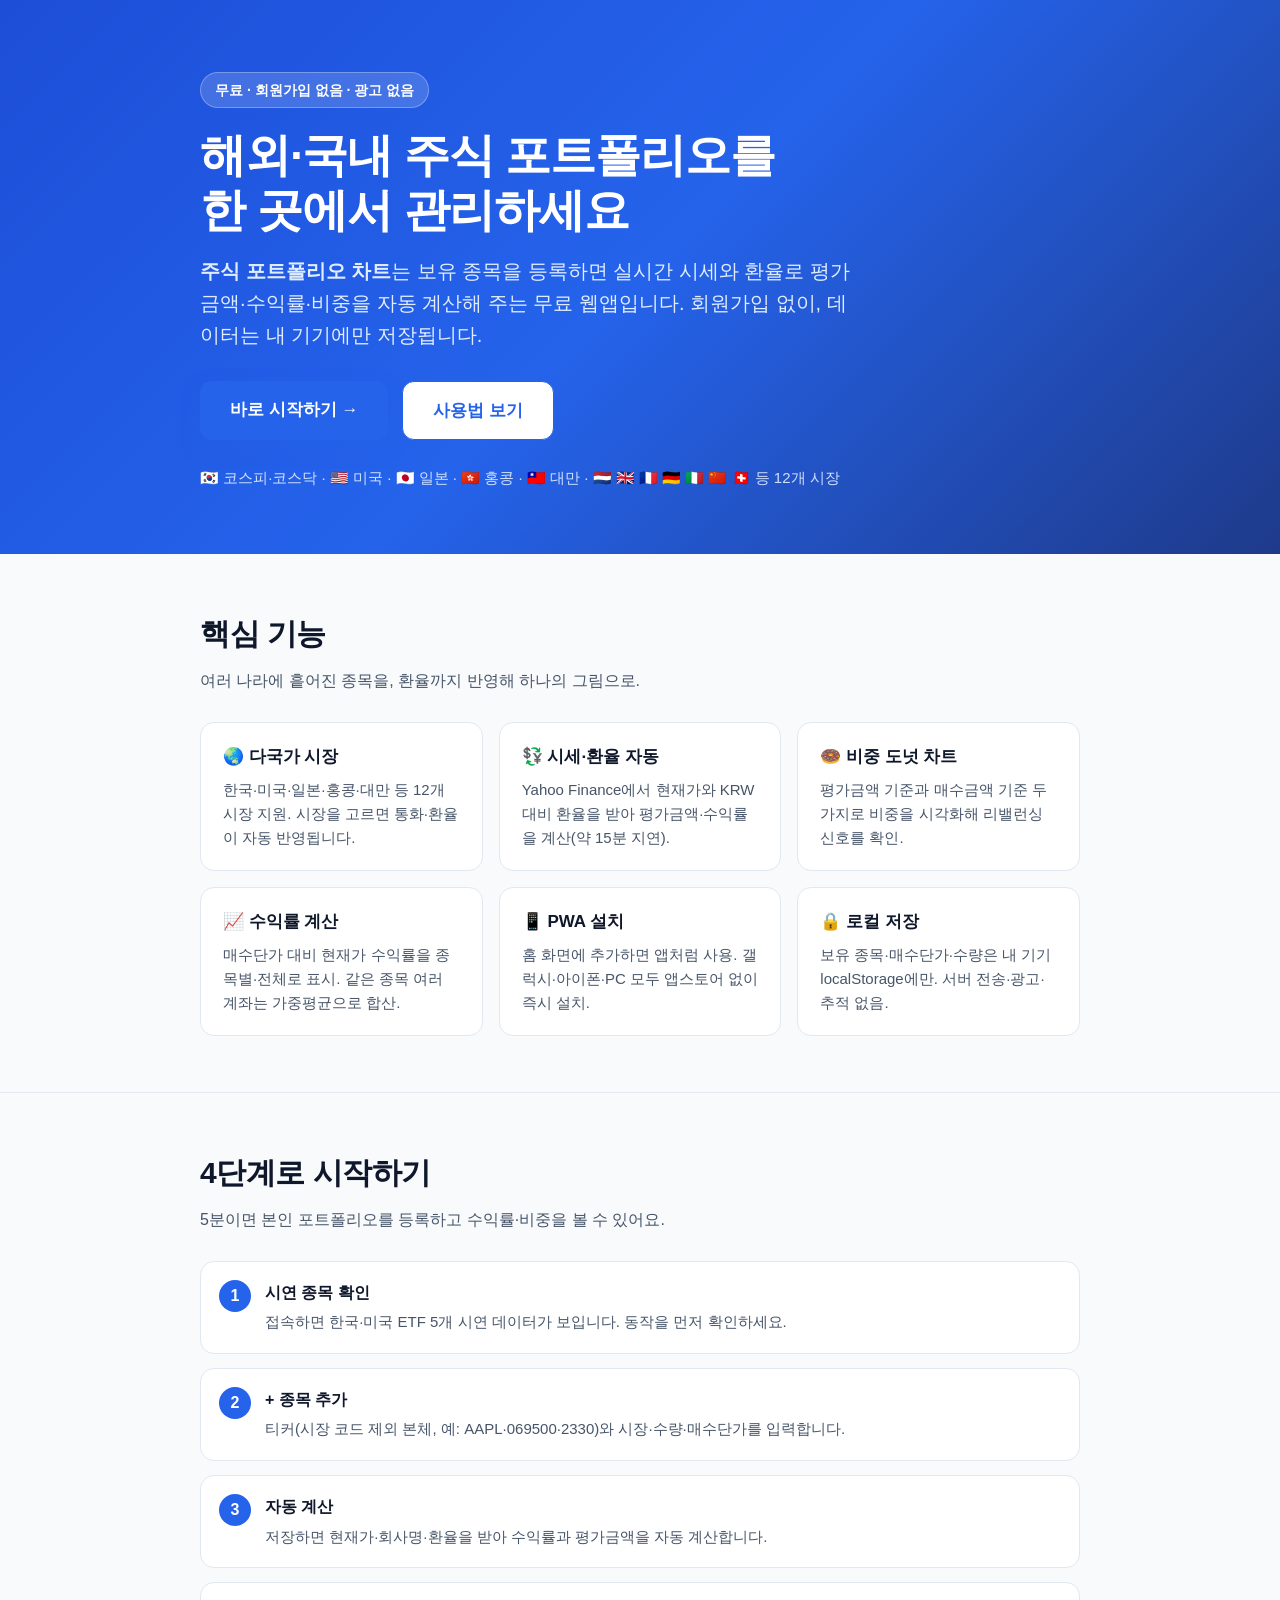
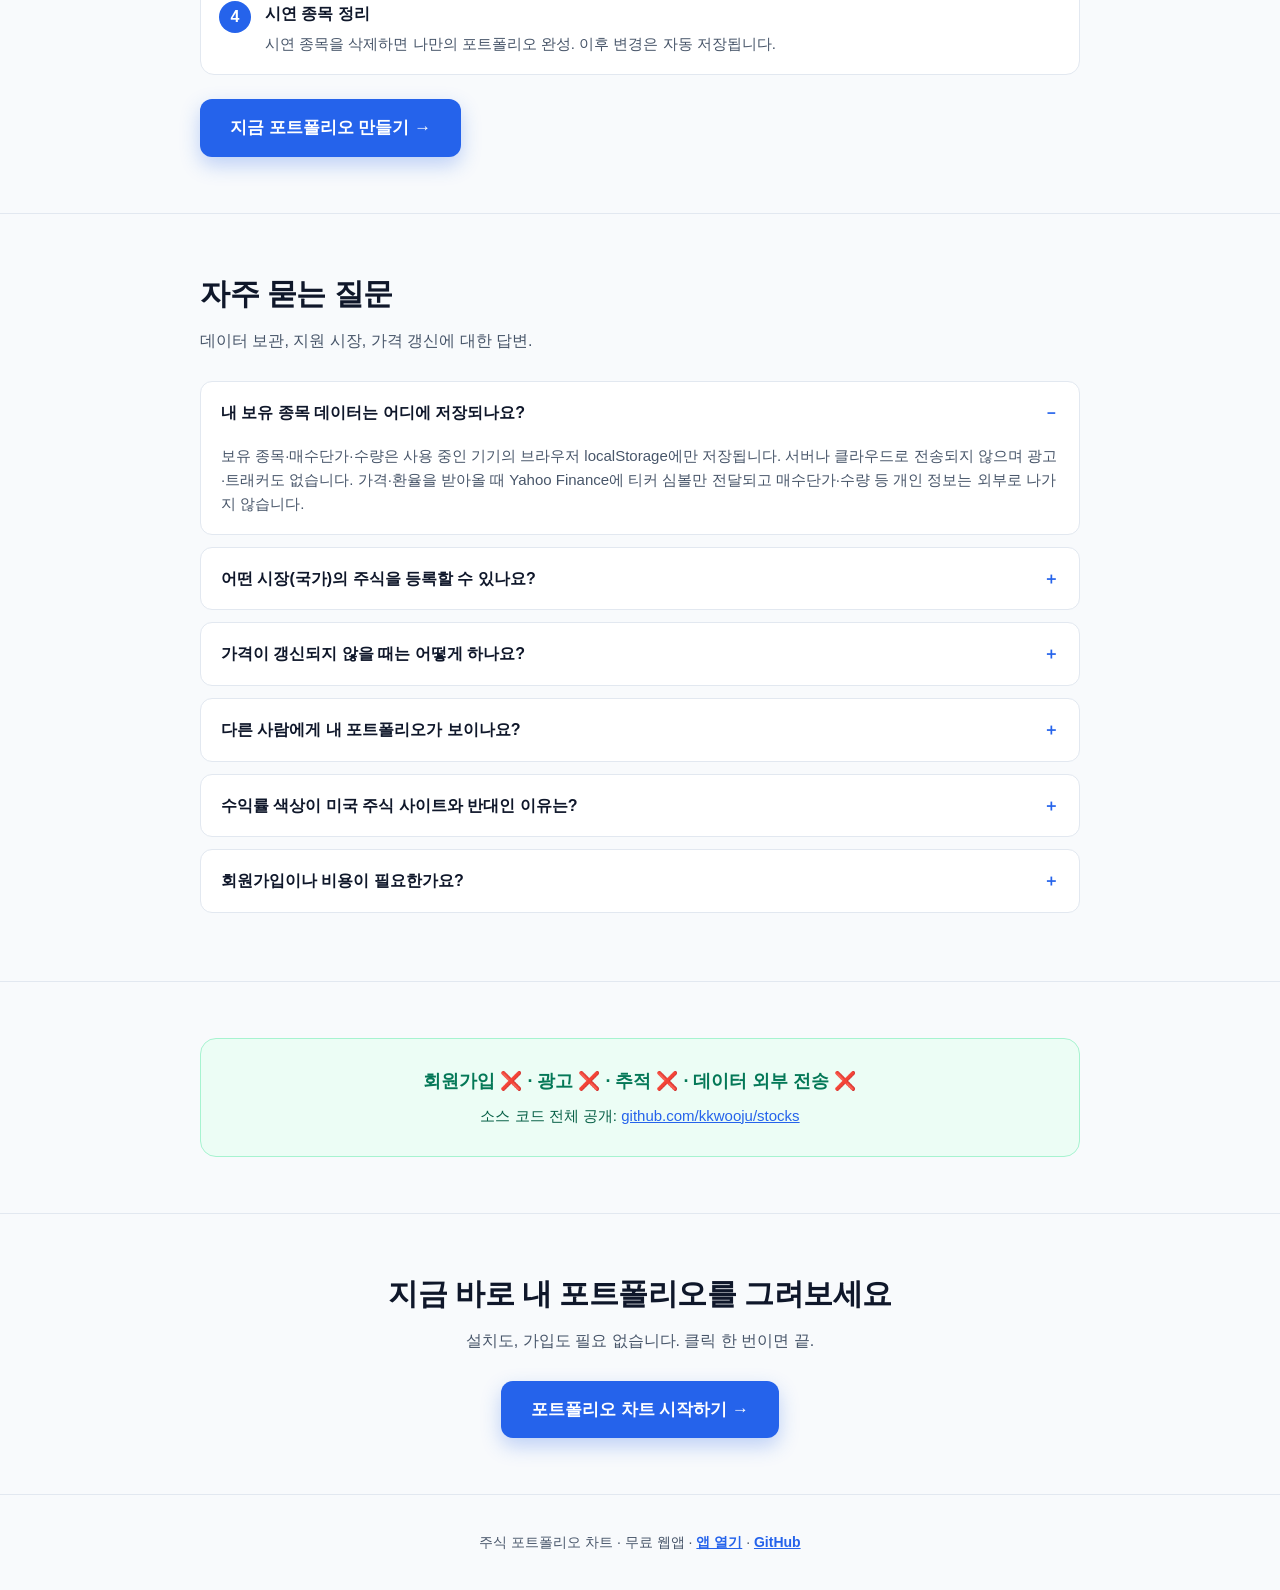
<file: index.html>
<!DOCTYPE html>
<html lang="ko">
<head>
<meta charset="UTF-8">
<meta name="viewport" content="width=device-width, initial-scale=1, viewport-fit=cover">
<meta name="theme-color" content="#2563eb">

<!-- ===== 기본 SEO ===== -->
<title>해외·국내 주식 포트폴리오 관리 · 환율 포함 수익률·비중 차트 | 무료 웹앱</title>
<meta name="description" content="해외·국내 주식을 한 곳에서 관리하는 무료 웹앱. 한국·미국·일본·홍콩·대만 등 12개 시장 지원, Yahoo Finance 시세·환율로 평가금액·수익률·비중을 자동 계산합니다. 회원가입·광고 없이 데이터는 내 기기에만 저장.">
<meta name="keywords" content="주식 포트폴리오, 해외주식 관리, 포트폴리오 비중, 수익률 계산기, 환율 포트폴리오, 도넛 차트, 무료 포트폴리오 웹앱, 미국주식 수익률, 코스피 포트폴리오">
<meta name="author" content="kkwooju">
<meta name="robots" content="index, follow, max-image-preview:large">
<link rel="canonical" href="https://kkwooju.github.io/stocks/">

<!-- ===== Open Graph (카카오톡·페이스북·블로그 공유 카드) ===== -->
<meta property="og:type" content="website">
<meta property="og:site_name" content="주식 포트폴리오 차트">
<meta property="og:title" content="해외·국내 주식 포트폴리오 관리 · 환율 포함 수익률·비중 차트">
<meta property="og:description" content="12개 시장 지원, 실시간 시세·환율로 평가금액·수익률·비중 자동 계산. 회원가입·광고 없이 데이터는 내 기기에만 저장하는 무료 웹앱.">
<meta property="og:url" content="https://kkwooju.github.io/stocks/">
<meta property="og:image" content="https://kkwooju.github.io/stocks/og-image.png">
<meta property="og:image:width" content="1200">
<meta property="og:image:height" content="630">
<meta property="og:locale" content="ko_KR">

<!-- ===== Twitter Card ===== -->
<meta name="twitter:card" content="summary_large_image">
<meta name="twitter:title" content="해외·국내 주식 포트폴리오 관리 · 환율 포함 수익률·비중 차트">
<meta name="twitter:description" content="12개 시장 지원, 실시간 시세·환율로 평가금액·수익률·비중 자동 계산. 무료 웹앱.">
<meta name="twitter:image" content="https://kkwooju.github.io/stocks/og-image.png">

<link rel="icon" type="image/svg+xml" href="icon.svg">
<link rel="apple-touch-icon" href="icon.svg">

<!-- Google tag (gtag.js) -->
<script async src="https://www.googletagmanager.com/gtag/js?id=G-7XR54DZ2W4"></script>
<script>
  window.dataLayer = window.dataLayer || [];
  function gtag(){dataLayer.push(arguments);}
  gtag('js', new Date());
  gtag('config', 'G-7XR54DZ2W4');
</script>

<!-- ===== 구조화 데이터: WebApplication ===== -->
<script type="application/ld+json">
{
  "@context": "https://schema.org",
  "@type": "WebApplication",
  "name": "주식 포트폴리오 차트",
  "url": "https://kkwooju.github.io/stocks/",
  "applicationCategory": "FinanceApplication",
  "operatingSystem": "Any (웹브라우저)",
  "browserRequirements": "JavaScript 필요",
  "inLanguage": "ko",
  "description": "해외·국내 주식을 한 곳에서 관리하는 무료 웹앱. 12개 시장의 시세·환율로 평가금액·수익률·비중을 자동 계산하고, 데이터는 사용자 기기에만 저장합니다.",
  "offers": { "@type": "Offer", "price": "0", "priceCurrency": "KRW" },
  "featureList": [
    "한국·미국·일본·홍콩·대만 등 12개 시장 지원",
    "Yahoo Finance 시세·환율 자동 갱신",
    "종목별·전체 수익률 계산",
    "평가금액·매수금액 기준 비중 도넛 차트",
    "PWA 설치 지원",
    "데이터 로컬 저장(서버 미전송)"
  ],
  "author": { "@type": "Person", "name": "kkwooju", "url": "https://github.com/kkwooju" }
}
</script>

<!-- ===== 구조화 데이터: FAQPage (답변엔진·검색 FAQ 리치결과) ===== -->
<script type="application/ld+json">
{
  "@context": "https://schema.org",
  "@type": "FAQPage",
  "mainEntity": [
    {
      "@type": "Question",
      "name": "내 보유 종목 데이터는 어디에 저장되나요?",
      "acceptedAnswer": {
        "@type": "Answer",
        "text": "보유 종목·매수단가·수량은 사용 중인 기기의 브라우저 localStorage에만 저장됩니다. 서버나 클라우드로 전송되지 않으며 광고·트래커도 없습니다. 가격과 환율을 받아올 때 Yahoo Finance API에 티커 심볼만 전달되고 매수단가·수량 등 개인 정보는 외부로 나가지 않습니다."
      }
    },
    {
      "@type": "Question",
      "name": "어떤 시장(국가)의 주식을 등록할 수 있나요?",
      "acceptedAnswer": {
        "@type": "Answer",
        "text": "한국(코스피·코스닥), 미국, 일본, 홍콩, 대만, 네덜란드, 영국, 프랑스, 독일, 이탈리아, 중국, 스위스 등 12개 시장을 지원합니다. 종목 추가 시 시장을 선택하면 통화와 티커 접미사가 자동으로 결정되고, 외화 종목은 원화(KRW) 환율로 환산해 평가합니다."
      }
    },
    {
      "@type": "Question",
      "name": "가격이 갱신되지 않을 때는 어떻게 하나요?",
      "acceptedAnswer": {
        "@type": "Answer",
        "text": "대부분 시장 선택 오류입니다. 예를 들어 네덜란드 종목 BESI를 미국으로 설정하면 조회되지 않습니다. 올바른 시장으로 변경하세요. 공개 프록시의 일시 장애일 수도 있으니 잠시 후 '가격 갱신'을 다시 누르면 됩니다. 시세는 약 15분 지연됩니다."
      }
    },
    {
      "@type": "Question",
      "name": "다른 사람에게 내 포트폴리오가 보이나요?",
      "acceptedAnswer": {
        "@type": "Answer",
        "text": "아니요. localStorage는 해당 기기의 해당 브라우저에만 격리됩니다. 같은 주소를 다른 사람이 열어도 시연용 데이터만 보이고 본인 데이터는 노출되지 않습니다."
      }
    },
    {
      "@type": "Question",
      "name": "수익률 색상이 미국 주식 사이트와 반대인 이유는?",
      "acceptedAnswer": {
        "@type": "Answer",
        "text": "한국식 관례를 따라 상승은 빨강, 하락은 파랑으로 표시합니다. 미국식(상승 초록·하락 빨강)과 반대입니다."
      }
    },
    {
      "@type": "Question",
      "name": "회원가입이나 비용이 필요한가요?",
      "acceptedAnswer": {
        "@type": "Answer",
        "text": "필요 없습니다. 회원가입·로그인·결제 없이 무료로 사용합니다. 광고와 추적도 없으며 소스 코드 전체가 GitHub에 공개돼 있습니다."
      }
    }
  ]
}
</script>

<!-- ===== 구조화 데이터: HowTo (시작 방법) ===== -->
<script type="application/ld+json">
{
  "@context": "https://schema.org",
  "@type": "HowTo",
  "name": "주식 포트폴리오 차트 시작하는 법",
  "description": "5분이면 본인 포트폴리오를 등록하고 수익률·비중을 확인할 수 있습니다.",
  "inLanguage": "ko",
  "totalTime": "PT5M",
  "step": [
    { "@type": "HowToStep", "position": 1, "name": "시연 종목 확인", "text": "페이지에 접속하면 한국·미국 ETF 5개 시연 데이터가 보입니다. 동작을 먼저 확인합니다.", "url": "https://kkwooju.github.io/stocks/portfolio.html" },
    { "@type": "HowToStep", "position": 2, "name": "종목 추가", "text": "'+ 종목 추가'를 눌러 티커(시장 코드 제외 본체)와 시장, 수량, 매수단가를 입력합니다." },
    { "@type": "HowToStep", "position": 3, "name": "자동 계산", "text": "저장하면 Yahoo Finance에서 현재가·회사명·환율을 받아 수익률과 평가금액을 자동 계산합니다." },
    { "@type": "HowToStep", "position": 4, "name": "시연 종목 정리", "text": "시연 종목을 삭제하면 본인만의 포트폴리오가 완성되고, 이후 변경 사항은 자동 저장됩니다." }
  ]
}
</script>

<style>
  * { margin: 0; padding: 0; box-sizing: border-box; }
  :root { --blue:#2563eb; --blue-d:#1e3a8a; --ink:#0f172a; --muted:#475569; --line:#e2e8f0; --bg:#f8fafc; }
  html { scroll-behavior: smooth; }
  body {
    font-family: -apple-system, BlinkMacSystemFont, "Segoe UI", "Malgun Gothic", "Apple SD Gothic Neo", sans-serif;
    color: var(--ink); background: var(--bg); line-height: 1.6; -webkit-font-smoothing: antialiased;
  }
  a { color: var(--blue); }
  .wrap { max-width: 920px; margin: 0 auto; padding: 0 20px; }
  .btn {
    display: inline-block; background: var(--blue); color: #fff; font-weight: 700;
    padding: 15px 30px; border-radius: 12px; text-decoration: none; font-size: 17px;
    box-shadow: 0 8px 20px rgba(37,99,235,.28); transition: transform .12s ease;
  }
  .btn:hover { transform: translateY(-2px); }
  .btn.ghost { background: #fff; color: var(--blue); border: 1.5px solid var(--blue); box-shadow: none; }

  /* 히어로 */
  .hero { background: linear-gradient(135deg,#1d4ed8,#2563eb 50%,#1e3a8a); color: #fff; padding: 72px 0 64px; }
  .hero .badge { display:inline-block; font-size:14px; font-weight:700; background:rgba(255,255,255,.16); border:1px solid rgba(255,255,255,.28); padding:6px 14px; border-radius:999px; margin-bottom:20px; }
  .hero h1 { font-size: clamp(28px,5vw,46px); font-weight:800; letter-spacing:-1px; line-height:1.18; margin-bottom:18px; }
  .hero p.lead { font-size: clamp(16px,2.4vw,20px); color:#e0ecff; max-width:660px; margin-bottom:30px; }
  .hero .cta-row { display:flex; gap:14px; flex-wrap:wrap; }
  .hero .markets { margin-top:26px; font-size:15px; color:#cfe0ff; }

  /* 섹션 */
  section { padding: 56px 0; border-bottom: 1px solid var(--line); }
  section h2 { font-size: clamp(22px,3.5vw,30px); font-weight:800; letter-spacing:-.5px; margin-bottom:10px; }
  section .sub { color: var(--muted); margin-bottom: 28px; font-size: 16px; }

  .cards { display:grid; grid-template-columns:repeat(auto-fit,minmax(220px,1fr)); gap:16px; }
  .card { background:#fff; border:1px solid var(--line); border-radius:14px; padding:20px 22px; }
  .card h3 { font-size:17px; margin-bottom:8px; }
  .card p { font-size:15px; color:var(--muted); }

  ol.steps { list-style:none; counter-reset:s; display:grid; gap:14px; }
  ol.steps li { background:#fff; border:1px solid var(--line); border-radius:14px; padding:18px 20px 18px 64px; position:relative; }
  ol.steps li::before { counter-increment:s; content:counter(s); position:absolute; left:18px; top:18px; width:32px; height:32px; background:var(--blue); color:#fff; border-radius:50%; display:flex; align-items:center; justify-content:center; font-weight:800; }
  ol.steps li b { display:block; margin-bottom:4px; }
  ol.steps li span { color:var(--muted); font-size:15px; }

  .faq details { background:#fff; border:1px solid var(--line); border-radius:12px; padding:0; margin-bottom:12px; overflow:hidden; }
  .faq summary { cursor:pointer; padding:18px 20px; font-weight:700; font-size:16px; list-style:none; }
  .faq summary::-webkit-details-marker { display:none; }
  .faq summary::after { content:"＋"; float:right; color:var(--blue); font-weight:800; }
  .faq details[open] summary::after { content:"－"; }
  .faq .a { padding:0 20px 18px; color:var(--muted); font-size:15px; }

  .trust { background:#ecfdf5; border:1px solid #a7f3d0; border-radius:16px; padding:28px; text-align:center; }
  .trust .row { font-size:18px; font-weight:800; color:#047857; margin-bottom:8px; }
  .trust p { color:#065f46; font-size:15px; }

  .final { text-align:center; }
  footer { padding: 36px 0; text-align:center; color:var(--muted); font-size:14px; }
  footer a { font-weight:600; }
</style>
</head>
<body>

<header class="hero">
  <div class="wrap">
    <span class="badge">무료 · 회원가입 없음 · 광고 없음</span>
    <h1>해외·국내 주식 포트폴리오를<br>한 곳에서 관리하세요</h1>
    <p class="lead">
      <strong>주식 포트폴리오 차트</strong>는 보유 종목을 등록하면 실시간 시세와 환율로
      평가금액·수익률·비중을 자동 계산해 주는 무료 웹앱입니다.
      회원가입 없이, 데이터는 내 기기에만 저장됩니다.
    </p>
    <div class="cta-row">
      <a class="btn" href="portfolio.html">바로 시작하기 →</a>
      <a class="btn ghost" href="#how">사용법 보기</a>
    </div>
    <div class="markets">🇰🇷 코스피·코스닥 · 🇺🇸 미국 · 🇯🇵 일본 · 🇭🇰 홍콩 · 🇹🇼 대만 · 🇳🇱 🇬🇧 🇫🇷 🇩🇪 🇮🇹 🇨🇳 🇨🇭 등 12개 시장</div>
  </div>
</header>

<main>
  <section id="features">
    <div class="wrap">
      <h2>핵심 기능</h2>
      <p class="sub">여러 나라에 흩어진 종목을, 환율까지 반영해 하나의 그림으로.</p>
      <div class="cards">
        <div class="card"><h3>🌏 다국가 시장</h3><p>한국·미국·일본·홍콩·대만 등 12개 시장 지원. 시장을 고르면 통화·환율이 자동 반영됩니다.</p></div>
        <div class="card"><h3>💱 시세·환율 자동</h3><p>Yahoo Finance에서 현재가와 KRW 대비 환율을 받아 평가금액·수익률을 계산(약 15분 지연).</p></div>
        <div class="card"><h3>🍩 비중 도넛 차트</h3><p>평가금액 기준과 매수금액 기준 두 가지로 비중을 시각화해 리밸런싱 신호를 확인.</p></div>
        <div class="card"><h3>📈 수익률 계산</h3><p>매수단가 대비 현재가 수익률을 종목별·전체로 표시. 같은 종목 여러 계좌는 가중평균으로 합산.</p></div>
        <div class="card"><h3>📱 PWA 설치</h3><p>홈 화면에 추가하면 앱처럼 사용. 갤럭시·아이폰·PC 모두 앱스토어 없이 즉시 설치.</p></div>
        <div class="card"><h3>🔒 로컬 저장</h3><p>보유 종목·매수단가·수량은 내 기기 localStorage에만. 서버 전송·광고·추적 없음.</p></div>
      </div>
    </div>
  </section>

  <section id="how">
    <div class="wrap">
      <h2>4단계로 시작하기</h2>
      <p class="sub">5분이면 본인 포트폴리오를 등록하고 수익률·비중을 볼 수 있어요.</p>
      <ol class="steps">
        <li><b>시연 종목 확인</b><span>접속하면 한국·미국 ETF 5개 시연 데이터가 보입니다. 동작을 먼저 확인하세요.</span></li>
        <li><b>+ 종목 추가</b><span>티커(시장 코드 제외 본체, 예: AAPL·069500·2330)와 시장·수량·매수단가를 입력합니다.</span></li>
        <li><b>자동 계산</b><span>저장하면 현재가·회사명·환율을 받아 수익률과 평가금액을 자동 계산합니다.</span></li>
        <li><b>시연 종목 정리</b><span>시연 종목을 삭제하면 나만의 포트폴리오 완성. 이후 변경은 자동 저장됩니다.</span></li>
      </ol>
      <p style="margin-top:24px"><a class="btn" href="portfolio.html">지금 포트폴리오 만들기 →</a></p>
    </div>
  </section>

  <section class="faq" id="faq">
    <div class="wrap">
      <h2>자주 묻는 질문</h2>
      <p class="sub">데이터 보관, 지원 시장, 가격 갱신에 대한 답변.</p>

      <details open>
        <summary>내 보유 종목 데이터는 어디에 저장되나요?</summary>
        <div class="a">보유 종목·매수단가·수량은 사용 중인 기기의 브라우저 localStorage에만 저장됩니다. 서버나 클라우드로 전송되지 않으며 광고·트래커도 없습니다. 가격·환율을 받아올 때 Yahoo Finance에 티커 심볼만 전달되고 매수단가·수량 등 개인 정보는 외부로 나가지 않습니다.</div>
      </details>
      <details>
        <summary>어떤 시장(국가)의 주식을 등록할 수 있나요?</summary>
        <div class="a">한국(코스피·코스닥), 미국, 일본, 홍콩, 대만, 네덜란드, 영국, 프랑스, 독일, 이탈리아, 중국, 스위스 등 12개 시장을 지원합니다. 종목 추가 시 시장을 선택하면 통화와 티커 접미사가 자동 결정되고, 외화 종목은 원화(KRW) 환율로 환산해 평가합니다.</div>
      </details>
      <details>
        <summary>가격이 갱신되지 않을 때는 어떻게 하나요?</summary>
        <div class="a">대부분 시장 선택 오류입니다. 예를 들어 네덜란드 종목 BESI를 미국으로 설정하면 조회되지 않으니 올바른 시장으로 변경하세요. 공개 프록시의 일시 장애일 수도 있으니 잠시 후 '가격 갱신'을 다시 누르면 됩니다. 시세는 약 15분 지연됩니다.</div>
      </details>
      <details>
        <summary>다른 사람에게 내 포트폴리오가 보이나요?</summary>
        <div class="a">아니요. localStorage는 해당 기기의 해당 브라우저에만 격리됩니다. 같은 주소를 다른 사람이 열어도 시연용 데이터만 보이고 본인 데이터는 노출되지 않습니다.</div>
      </details>
      <details>
        <summary>수익률 색상이 미국 주식 사이트와 반대인 이유는?</summary>
        <div class="a">한국식 관례를 따라 상승은 빨강, 하락은 파랑으로 표시합니다. 미국식(상승 초록·하락 빨강)과 반대입니다.</div>
      </details>
      <details>
        <summary>회원가입이나 비용이 필요한가요?</summary>
        <div class="a">필요 없습니다. 회원가입·로그인·결제 없이 무료로 사용합니다. 광고와 추적도 없으며 소스 코드 전체가 GitHub에 공개돼 있습니다.</div>
      </details>
    </div>
  </section>

  <section>
    <div class="wrap">
      <div class="trust">
        <div class="row">회원가입 ❌ · 광고 ❌ · 추적 ❌ · 데이터 외부 전송 ❌</div>
        <p>소스 코드 전체 공개: <a href="https://github.com/kkwooju/stocks" rel="noopener">github.com/kkwooju/stocks</a></p>
      </div>
    </div>
  </section>

  <section class="final">
    <div class="wrap">
      <h2>지금 바로 내 포트폴리오를 그려보세요</h2>
      <p class="sub">설치도, 가입도 필요 없습니다. 클릭 한 번이면 끝.</p>
      <a class="btn" href="portfolio.html">포트폴리오 차트 시작하기 →</a>
    </div>
  </section>
</main>

<footer>
  <div class="wrap">
    주식 포트폴리오 차트 · 무료 웹앱 ·
    <a href="portfolio.html">앱 열기</a> ·
    <a href="https://github.com/kkwooju/stocks" rel="noopener">GitHub</a>
  </div>
</footer>

</body>
</html>
</file>
